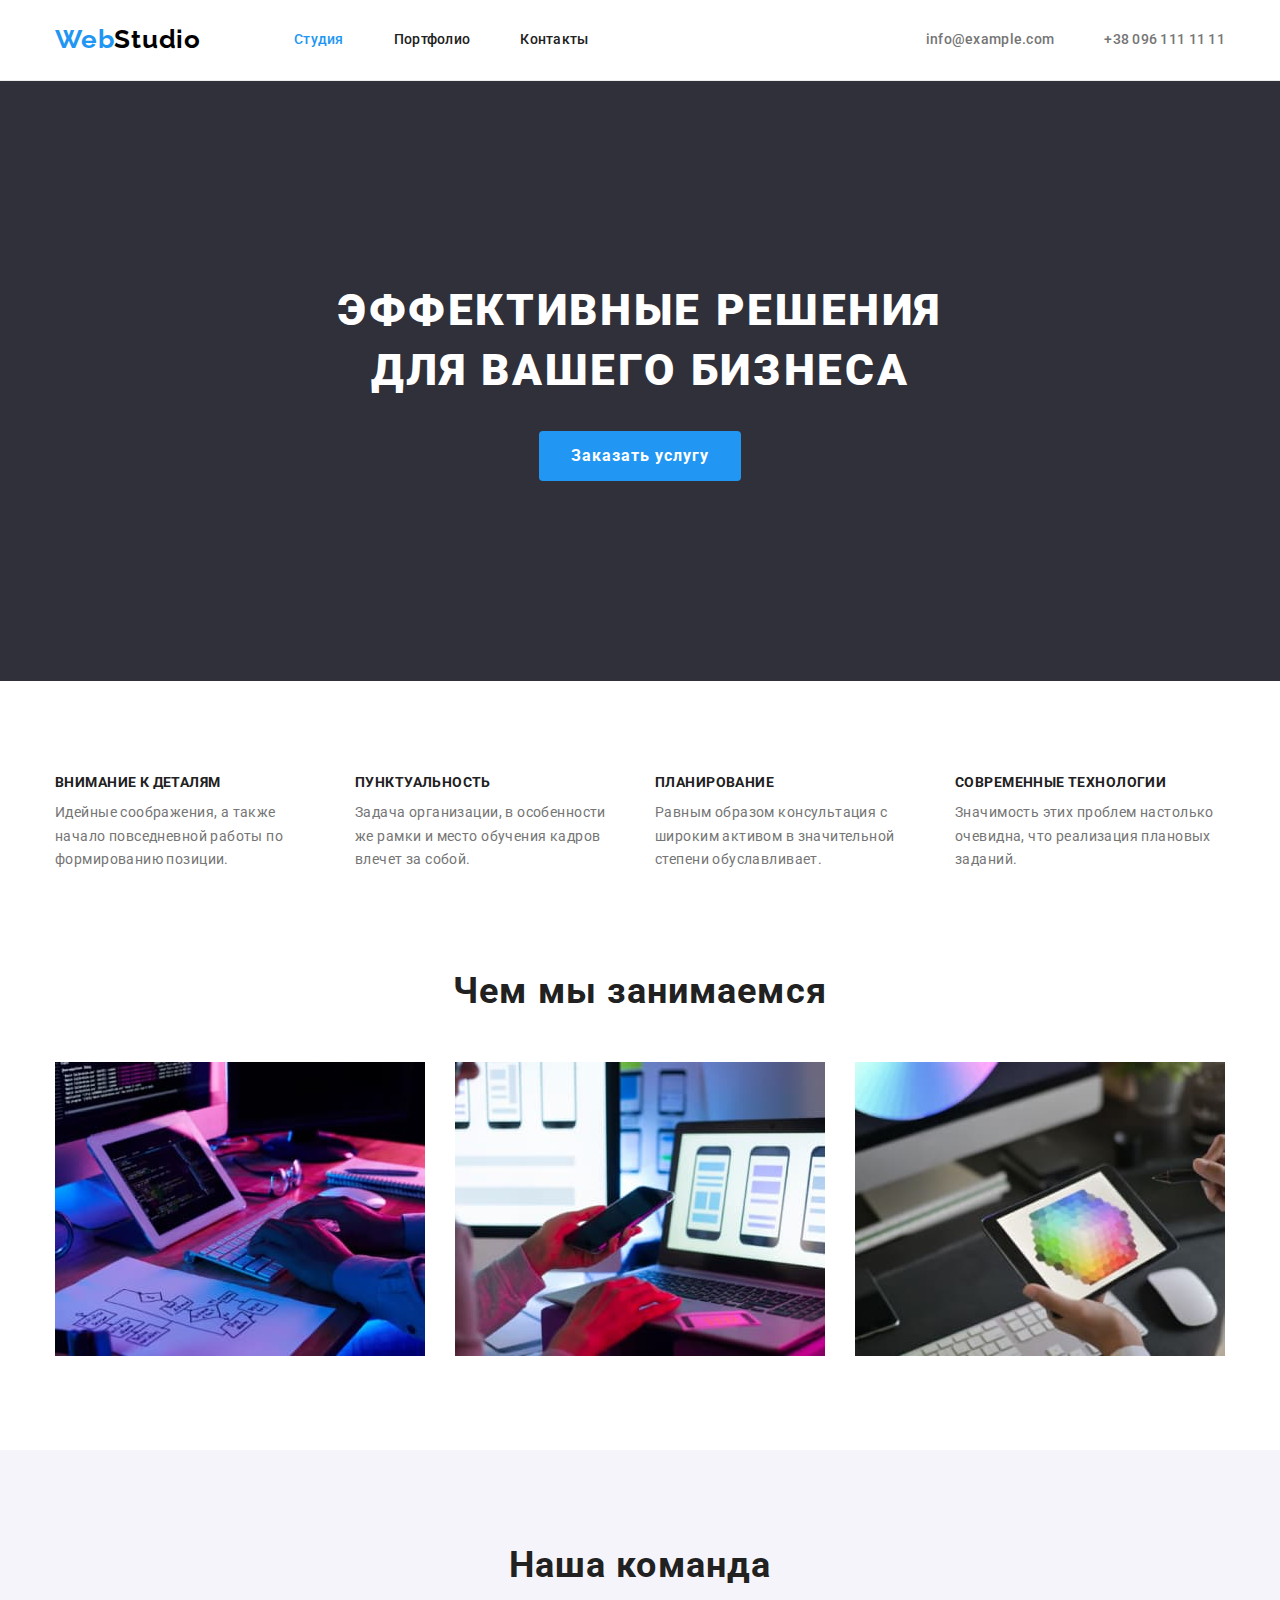
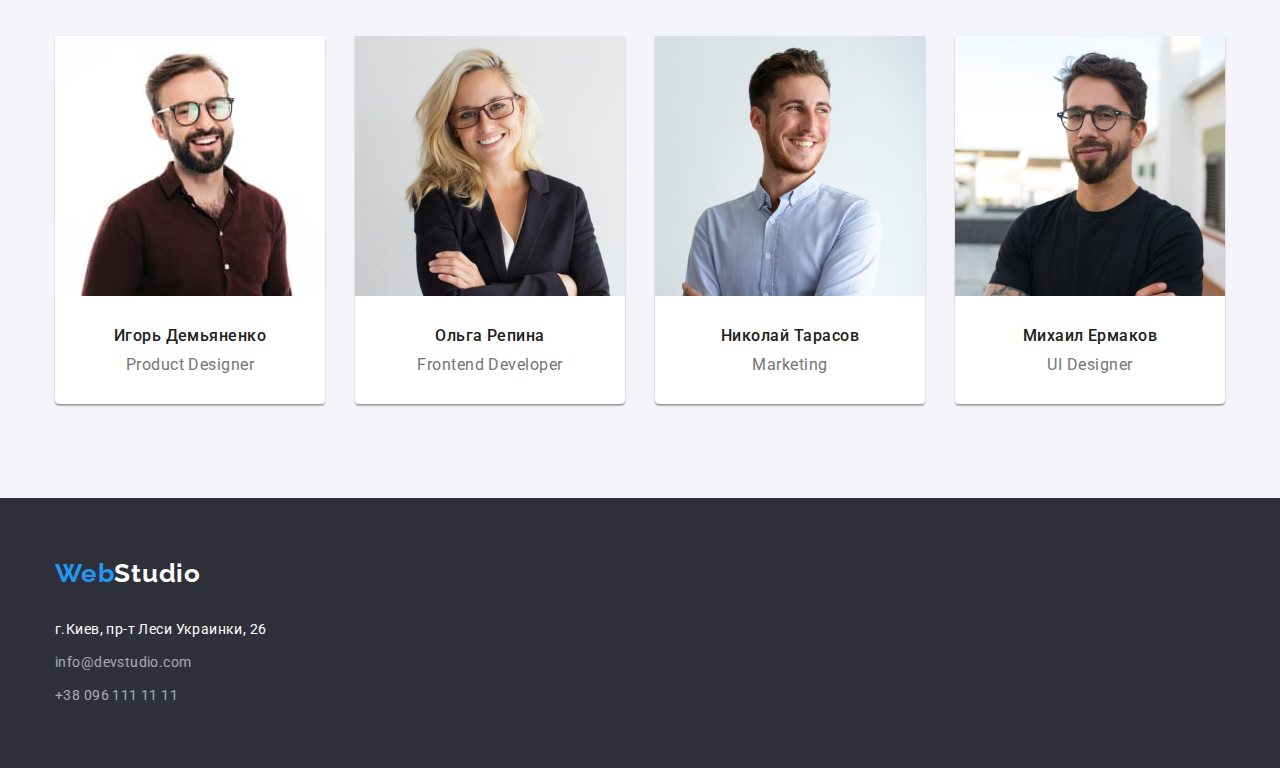
<file: index.html>
<!DOCTYPE html>
<html lang="ru">
  <head>
    <meta charset="UTF-8" />
    <meta http-equiv="X-UA-Compatible" content="IE=edge" />
    <meta name="viewport" content="width=device-width, initial-scale=1.0" />
    <title>WebStudio</title>
    <link
      rel="stylesheet"
      href="https://cdnjs.cloudflare.com/ajax/libs/modern-normalize/1.1.0/modern-normalize.min.css"
    />
    <link rel="preconnect" href="https://fonts.googleapis.com" />
    <link rel="preconnect" href="https://fonts.gstatic.com" crossorigin />
    <link
      href="https://fonts.googleapis.com/css2?family=Raleway:wght@700&family=Roboto:wght@400;500;700;900&display=swap"
      rel="stylesheet"
    />
    <link rel="stylesheet" href="./css/styles.css" />
  </head>

  <body>
    <!-- Шапка сайта -->
    <header class="page-header">
      <div class="container">
        <nav class="main-nav">
          <a href="" lang="en" class="logo link"
            ><span class="logo-text">Web</span>Studio</a
          >
          <ul class="site-nav list">
            <li class="header-item">
              <a class="main-nav-link current link" href="">Студия</a>
            </li>
            <li class="header-item">
              <a class="main-nav-link link" href="./portfolio.html"
                >Портфолио</a
              >
            </li>
            <li class="header-item">
              <a class="main-nav-link link" href="">Контакты</a>
            </li>
          </ul>
        </nav>

        <ul class="site-nav-contacts list">
          <li class="site-nav-link">
            <a class="link-contacts link " href="mailto:info@example.com"
              >info@example.com</a
            >
          </li>
          <li>
            <a class="link-contacts link" href="tel:+380961111111"
              >+38 096 111 11 11</a
            >
          </li>
        </ul>
      </div>
    </header>

    <main>
      <!-- Герой -->
      <section class="box">
        <div class="container">
          <h1 class="box-title">Эффективные решения для вашего бизнеса</h1>
          <button type="button" class="box-title-btn">Заказать услугу</button>
        </div>
      </section>

      <!-- Особенности -->
      <section class="about section">
        <div class="container">
          <h2 class="visually-hidden">Особенности</h2>
          <ul class="about-list list">
            <li class="about-item">
              <h3 class="about-title features">Внимание к деталям</h3>
              <p class="about-text">
                Идейные соображения, а также начало повседневной работы по
                формированию позиции.
              </p>
            </li>

            <li class="about-item">
              <h3 class="about-title">Пунктуальность</h3>
              <p class="about-text">
                Задача организации, в особенности же рамки и место обучения
                кадров влечет за собой.
              </p>
            </li>
            <li class="about-item">
              <h3 class="about-title">Планирование</h3>
              <p class="about-text">
                Равным образом консультация с широким активом в значительной
                степени обуславливает.
              </p>
            </li>
            <li class="about-item">
              <h3 class="about-title">Современные технологии</h3>
              <p class="about-text desc">
                Значимость этих проблем настолько очевидна, что реализация
                плановых заданий.
              </p>
            </li>
          </ul>
        </div>
      </section>

      <!-- Чем мы занимаемся -->
      <section class="works section">
        <div class="container">
          <h2 class="works-title features">Чем мы занимаемся</h2>
          <ul class="works-list list">
            <li class="works-img">
              <img src="./images/box1.jpg" alt="наша специфика" width="370" />
            </li>

            <li class="works-img">
              <img src="./images/box2.jpg" alt="наша специфика" width="370" />
            </li>
            <li class="works-img">
              <img src="./images/box3.jpg" alt="наша специфика" width="370" />
            </li>
          </ul>
        </div>
      </section>

      <!-- Наша команда -->
      <section class="masters section features-section">
        <div class="container">
          <h2 class="masters-title">Наша команда</h2>

          <ul class="masters-list list">
            <li class="masters-item">
              <img src="./images/img4.jpg" alt="Фото сотрудника" width="270" />
              <div class="masters-item-content">
                <h3 class="masters-item-title">Игорь Демьяненко</h3>
                <p class="masters-item-text" lang="en">Product Designer</p>
              </div>
            </li>

            <li class="masters-item">
              <img src="./images/img1.jpg" alt="Фото сотрудника" width="270" />
              <div class="masters-item-content">
                <h3 class="masters-item-title">Ольга Репина</h3>
                <p class="masters-item-text" lang="en">Frontend Developer</p>
              </div>
            </li>

            <li class="masters-item">
              <img src="./images/img2.jpg" alt="Фото сотрудника" width="270" />
              <div class="masters-item-content">
                <h3 class="masters-item-title">Николай Тарасов</h3>
                <p class="masters-item-text" lang="en">Marketing</p>
              </div>
            </li>

            <li class="masters-item">
              <img src="./images/img3.jpg" alt="Фото сотрудника" width="270" />
              <div class="masters-item-content">
                <h3 class="masters-item-title">Михаил Ермаков</h3>
                <p class="masters-item-text desc" lang="en">UI Designer</p>
              </div>
            </li>
          </ul>
        </div>
      </section>
    </main>
    <!-- Футер -->
    <footer class="footer">
      <div class="container">
        <a class="footer-logo link" href="" lang="en"
          ><span class="footer-logo-text">Web</span>Studio</a
        >

        <address>
          <ul class="footer-list list">
            <li class="footer-item">
              <a
                class="footer-link link"
                href=""
                target="_blank"
                rel="noreferrer noopener nofollow"
                >г.Киев, пр-т Леси Украинки, 26</a
              >
            </li>
            <li class="footer-item">
              <a
                class="footer-link-contacts link"
                href="mailto:info@devstudio.com"
                >info@devstudio.com</a
              >
            </li>
            <li class="footer-item">
              <a class="footer-link-contacts link" href="tel:+380961111111"
                >+38 096 111 11 11</a
              >
            </li>
          </ul>
        </address>
      </div>
    </footer>
  </body>
</html>
</file>
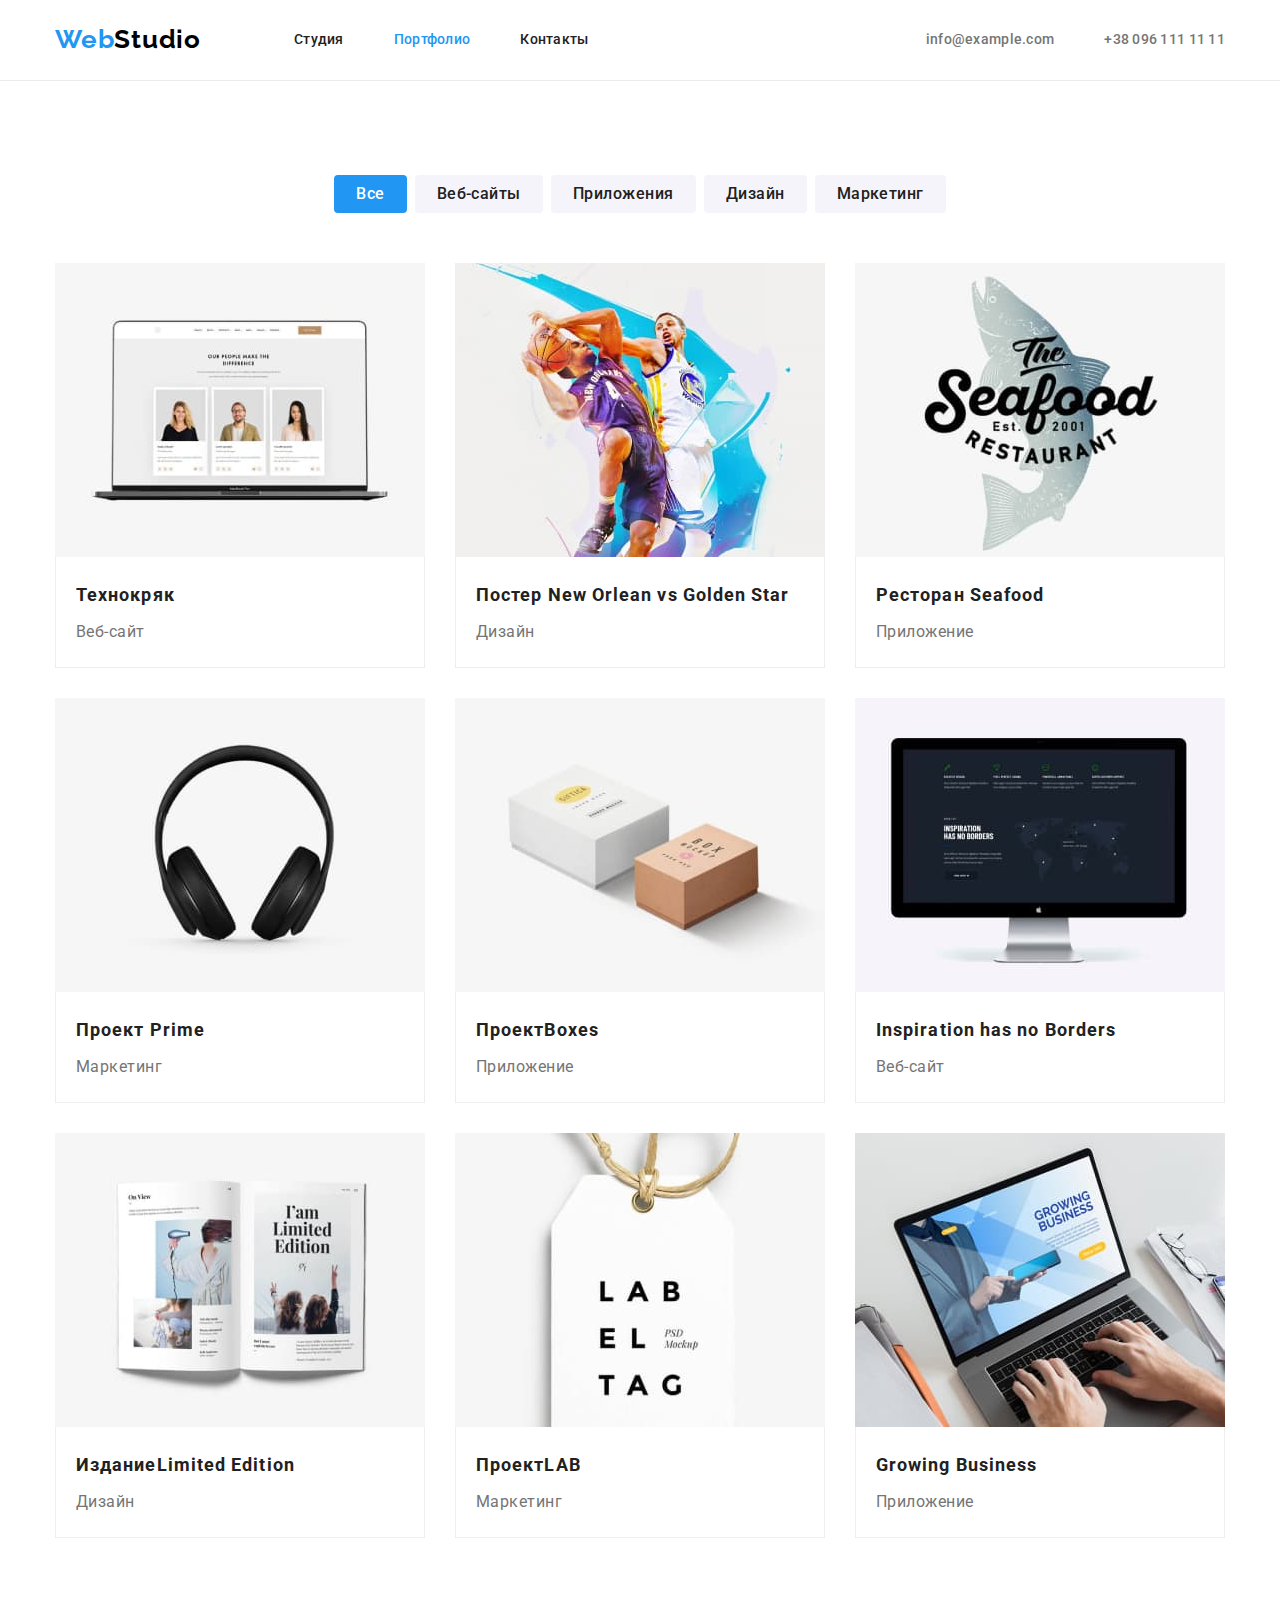
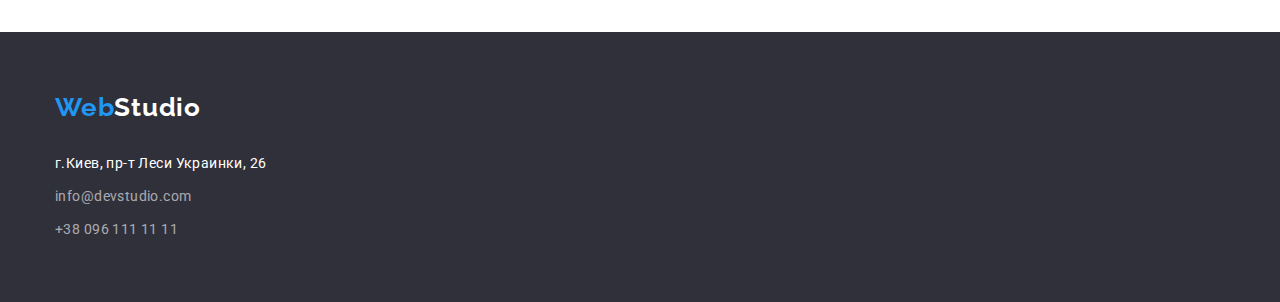
<file: portfolio.html>
<!DOCTYPE html>
<html lang="ru">
  <head>
    <meta charset="UTF-8" />
    <meta http-equiv="X-UA-Compatible" content="IE=edge" />
    <meta name="viewport" content="width=device-width, initial-scale=1.0" />
    <title>WebStudio</title>
    <link
      rel="stylesheet"
      href="https://cdnjs.cloudflare.com/ajax/libs/modern-normalize/1.1.0/modern-normalize.min.css"
    />
    <link rel="preconnect" href="https://fonts.googleapis.com" />
    <link rel="preconnect" href="https://fonts.gstatic.com" crossorigin />
    <link
      href="https://fonts.googleapis.com/css2?family=Raleway:wght@700&family=Roboto:wght@400;500;700;900&display=swap"
      rel="stylesheet"
    />
    <link rel="stylesheet" href="./css/styles.css" />
  </head>
  <body>
    <!-- Шапка сайта -->
    <header class="page-header">
      <div class="container">
        <nav class="main-nav">
          <a href="" lang="en" class="logo link"
            ><span class="logo-text">Web</span>Studio</a
          >
          <ul class="site-nav list">
            <li class="header-item">
              <a class="main-nav-link link" href="./index.html">Студия</a>
            </li>
            <li class="header-item">
              <a class="main-nav-link current link" href="./portfolio.html"
                >Портфолио</a
              >
            </li>
            <li class="header-item">
              <a class="main-nav-link link" href="">Контакты</a>
            </li>
          </ul>
        </nav>

        <ul class="site-nav-contacts list">
          <li class="site-nav-link">
            <a class="link-contacts link" href="mailto:info@example.com"
              >info@example.com</a
            >
          </li>
          <li>
            <a class="link-contacts link" href="tel:+380961111111"
              >+38 096 111 11 11</a
            >
          </li>
        </ul>
      </div>
    </header>

    <main>
      <!-- фильтр -->
      <section class="portfolio section">
        <div class="container">
          <h1 class="visually-hidden">Наши работы</h1>

          <ul class="portfolio-list list">
            <li class="portfolio-item">
              <button type="button" class="portfolio-title-btn acccent">
                Все
              </button>
            </li>
            <li class="portfolio-item">
              <button type="button" class="portfolio-title-btn">
                Веб-сайты
              </button>
            </li>
            <li class="portfolio-item">
              <button type="button" class="portfolio-title-btn">
                Приложения
              </button>
            </li>
            <li class="portfolio-item">
              <button type="button" class="portfolio-title-btn">Дизайн</button>
            </li>
            <li class="portfolio-item">
              <button type="button" class="portfolio-title-btn">
                Маркетинг
              </button>
            </li>
          </ul>

          <!-- портфолио -->

          <ul class="portfolio-examples-list list">
            <li class="portfolio-examples-item">
              <article class="card">
                <div class="card-thumb">
                  <img src="./images/techno.jpg" alt="Технокряк" width="370" />
                </div>
                <div class="card-content">
                  <h2 class="portfolio-examples-title">Технокряк</h2>
                  <p class="portfolio-examples-text">Веб-сайт</p>
                </div>
              </article>
            </li>
            <li class="portfolio-examples-item">
              <article class="card">
                <div class="card-thumb">
                  <img src="./images/poster.jpg" alt="Постер" width="370" />
                </div>
                <div class="card-content">
                  <h2 class="portfolio-examples-title">
                    Постер<span lang="en"> New Orlean vs Golden Star</span>
                  </h2>
                  <p class="portfolio-examples-text">Дизайн</p>
                </div>
              </article>
            </li>
            <li class="portfolio-examples-item">
              <article class="card">
                <div class="card-thumb">
                  <img src="./images/restoran.jpg" alt="Ресторан" width="370" />
                </div>
                <div class="card-content">
                  <h2 class="portfolio-examples-title">
                    Ресторан <span lang="en">Seafood</span>
                  </h2>
                  <p class="portfolio-examples-text">Приложение</p>
                </div>
              </article>
            </li>
            <li class="portfolio-examples-item">
              <article class="card">
                <div class="card-thumb">
                  <img src="./images/prime.jpg" alt="Прайм" width="370" />
                </div>
                <div class="card-content">
                  <h2 class="portfolio-examples-title">
                    Проект <span lang="en">Prime</span>
                  </h2>
                  <p class="portfolio-examples-text">Маркетинг</p>
                </div>
              </article>
            </li>
            <li class="portfolio-examples-item">
              <article class="card">
                <div class="card-thumb">
                  <img src="./images/boxes.jpg" alt="Бокс" width="370" />
                </div>
                <div class="card-content">
                  <h2 class="portfolio-examples-title">
                    Проект<span lang="en">Boxes</span>
                  </h2>
                  <p class="portfolio-examples-text">Приложение</p>
                </div>
              </article>
            </li>
            <li class="portfolio-examples-item">
              <article class="card">
                <div class="card-thumb">
                  <img
                    src="./images/inspiration.jpg"
                    alt="Инспирация"
                    width="370"
                  />
                </div>
                <div class="card-content">
                  <h2 class="portfolio-examples-title" lang="en">
                    Inspiration has no Borders
                  </h2>
                  <p class="portfolio-examples-text">Веб-сайт</p>
                </div>
              </article>
            </li>
            <li class="portfolio-examples-item">
              <article class="card">
                <div class="card-thumb">
                  <img src="./images/limited.jpg" alt="Лимитед" width="370" />
                </div>
                <div class="card-content">
                  <h2 class="portfolio-examples-title">
                    Издание<span lang="en">Limited Edition</span>
                  </h2>
                  <p class="portfolio-examples-text">Дизайн</p>
                </div>
              </article>
            </li>
            <li class="portfolio-examples-item">
              <article class="card">
                <div class="card-thumb">
                  <img src="./images/lab.jpg" alt="Лаб" width="370" />
                </div>
                <div class="card-content">
                  <h2 class="portfolio-examples-title">
                    Проект<span lang="en">LAB</span>
                  </h2>
                  <p class="portfolio-examples-text">Маркетинг</p>
                </div>
              </article>
            </li>
            <li class="portfolio-examples-item">
              <article class="card">
                <div class="card-thumb">
                  <img src="./images/growing.jpg" alt="Бизнес" width="370" />
                </div>
                <div class="card-content">
                  <h2 class="portfolio-examples-title" lang="en">
                    Growing Business
                  </h2>
                  <p class="portfolio-examples-text">Приложение</p>
                </div>
              </article>
            </li>
          </ul>
        </div>
      </section>
    </main>
    <!-- Футер -->
    <footer class="footer">
      <div class="container">
        <a class="footer-logo link" href="" lang="en"
          ><span class="footer-logo-text">Web</span>Studio</a
        >

        <address>
          <ul class="footer-list list">
            <li class="footer-item">
              <a
                class="footer-link link"
                href=""
                target="_blank"
                rel="noreferrer noopener nofollow"
                >г.Киев, пр-т Леси Украинки, 26</a
              >
            </li>
            <li class="footer-item">
              <a
                class="footer-link-contacts link"
                href="mailto:info@devstudio.com"
                >info@devstudio.com</a
              >
            </li>
            <li class="footer-item">
              <a class="footer-link-contacts link" href="tel:+380961111111"
                >+38 096 111 11 11</a
              >
            </li>
          </ul>
        </address>
      </div>
    </footer>
  </body>
</html>
</file>
<file: css/styles.css>
/* цвет основного текста #757575 */
/* цвет хедера и футера #2F303A */
/* цвет при фокусе #2196F3 */
/* цвет заголовков #212121 */
/* цвет текста в герое #FFFFFF */
*,
*::after,
*::befor {
  box-sizing: border-box;
}
.visually-hidden {
  position: absolute;
  width: 1px;
  height: 1px;
  margin: -1px;
  padding: 0;
  overflow: hidden;
  border: 0;
  clip: rect(0 0 0 0);
}
:root {
  --main-title-color: #757575;
  --second-title-color: #212121;
  --accent-color: #2196f3;
  --color-header: #2f303a;
  --text-hero: #ffffff;
  --card-set-gap: 30px;
}

body {
  font-family: 'Roboto', sans-serif;
  font-size: 14px;
  line-height: 1.14;
  color: var(--main-title-color);
}
h1,
h2,
h3,
h4,
h5,
h6,
p {
  margin-bottom: 0;
  margin-top: 0;
}
ul {
  margin-top: 0;
  margin-bottom: 0;
  padding-left: 0;
}
img {
  display: block;
  min-width: 100%;
  height: auto;
}

.list {
  padding: 0;
  margin: 0;

  list-style: none;
}
.link {
  text-decoration: none;
}
.container {
  margin: 0 auto;
  width: 1200px;
  padding-left: 15px;
  padding-right: 15px;
}

/*-------- site-nav-header---------- */
.page-header{
  border-bottom: 1px solid #ececec;
}
.page-header .container {
  display: flex;
  align-items: center;
}
.main-nav {
  align-items: center;
}

.site-nav,
.site-nav-contacts,
.main-nav {
  display: flex;
}
.logo {
  font-family: Raleway;
  font-weight: bold;
  font-size: 26px;
  line-height: 1.19;
  letter-spacing: 0.03em;
  color: #000000;
  margin-right: 93px;
  display: inline-block;
  padding-top: 24px;
  padding-bottom: 25px;
}

.logo-text {
  color: var(--accent-color);
}
.main-nav-link {
  display: inline-block;
  font-weight: 500;
  letter-spacing: 0.02em;
  color: var(--second-title-color);
  padding-top: 32px;
  padding-bottom: 32px;
}
.main-nav-link:active {
  color: var(--accent-color);
}
.main-nav-link:hover,
.main-nav-link:focus {
  color: var(--accent-color);
}
.current {
  color: var(--accent-color);
}

.header-item:not(:last-child) {
  margin-right: 50px;
}
.site-nav-contacts {
  margin-left: auto;
  display: inline-block;
  display: flex;
  align-items: center;
}

.site-nav-link{
  margin-right: 50px;

}

.link-contacts {
  display: inline-block;
  font-weight: 500;
  letter-spacing: 0.02em;
  color: var(--main-title-color);

  padding-top: 32px;
  padding-bottom: 32px;
}

/* ----------HERO---------------------- */
.box {
  background-color: var(--color-header);
  color: var(--text-hero);
  text-align: center;
  padding: 200px 0;
}

.box-title {
  margin: auto;

  font-weight: 900;
  font-size: 44px;
  line-height: 1.36;
  text-transform: uppercase;
  letter-spacing: 0.06em;
  color: var(--text-hero);
  max-width: 696px;
}

.box-title-btn {
  display: inline-block;
  margin-top: 30px;

  font-weight: bold;
  font-size: 16px;
  line-height: 1.87;
  align-items: center;
  text-align: center;
  letter-spacing: 0.06em;
  color: var(--text-hero);
  background-color: var(--accent-color);
  cursor: pointer;
  border-radius: 4px;
  min-width: 200px;
  height: 50px;
  padding: 10px 32px;
  border: none;
}
/* --------------ABOUT---------------- */

.about{
  padding-top: 94px;
  padding-bottom: 94px;

}

.about-list {
  display: flex;
}
.about-item:not(:last-child) {
  margin-right: 30px;
}

.about-title {
  font-size: 14px;
  font-weight: bold;
  letter-spacing: 0.03em;
  color: var(--second-title-color);
  margin-bottom: 10px;
  text-transform: uppercase;
}
.about-item {
  width: 270px;
  height: 101px;
}
.features {
  margin-top: 0;
}
.about-text {
  line-height: 1.71;
  letter-spacing: 0.03em;
}
.desc {
  margin-bottom: 0;
}
/* --------WORKS--------------------- */
.works{
  padding-bottom: 94px;
}

.works-list {
  display: flex;
}
.works-img:not(:last-child) {
  margin-right: 30px;
}
.works-title {
  font-weight: bold;
  font-size: 36px;
  line-height: 1.17;
  text-align: center;
  letter-spacing: 0.03em;
  color: var(--second-title-color);
  margin-bottom: 50px;
}
/* ---------MASTERS----------------- */
.masters {
  background-color: #f5f4fa;
  padding-top: 94px;
  padding-bottom: 94px;

}
.masters-list {
  display: flex;
  flex-wrap: wrap;
  margin-left: calc(-1 * var(--card-set-gap));
  margin-top: calc(-1 * var(--card-set-gap));
}

.masters-item {
  flex-basis: calc(100% / 4 - var(--card-set-gap));
  margin-left: var(--card-set-gap);
  margin-top: var(--card-set-gap);
  background: #ffffff;
  box-shadow: 0px 1px 3px rgba(0, 0, 0, 0.12), 0px 1px 1px rgba(0, 0, 0, 0.14),
    0px 2px 1px rgba(0, 0, 0, 0.2);
  border-radius: 0px 0px 4px 4px;
}
.masters-item-content {
  padding-top: 30px;
padding-bottom: 30px;
}
.masters-title {
  font-weight: bold;
  font-size: 36px;
  line-height: 1.17;
  text-align: center;
  letter-spacing: 0.03em;
  color: var(--second-title-color);
  margin-bottom: 50px;
  
}
.masters-item-title {
  font-weight: 500;
  font-size: 16px;
  line-height: 1.19;
  text-align: center;
  letter-spacing: 0.03em;
  color: var(--second-title-color);
}
.masters-item-text {
  font-size: 16px;
  line-height: 1.19;
  text-align: center;
  letter-spacing: 0.03em;
  margin-top: 10px;
  
}

/* --------FOOTER--------------- */
.footer {
  background-color: var(--color-header);
  padding-top: 60px;
  padding-bottom: 60px;
}
.footer-item{
  margin-top: 9px;

}

.footer-logo {
  font-family: Raleway;
  font-weight: bold;
  font-size: 26px;
  line-height: 1.19;
  letter-spacing: 0.03em;
  color: var(--text-hero);
  display: inline-block;
 margin-bottom: 20px;
}

.footer-logo-text {
  font-family: Raleway;
  font-weight: bold;
  font-size: 26px;
  line-height: 1.19;
  letter-spacing: 0.03em;
  color: var(--accent-color);
}
.footer-link {
  line-height: 1.71;
  letter-spacing: 0.03em;
  color: var(--text-hero);
  font-family: Roboto;
  font-style: normal;
  font-weight: normal;
  font-size: 14px;
}
.footer-link-contacts {
  line-height: 1.71;
  letter-spacing: 0.03em;
  color: rgba(255, 255, 255, 0.6);
  font-family: Roboto;
  font-style: normal;
  font-weight: normal;
  font-size: 14px;
  display: inline-block;
  
}
.footer-link:hover,
.footer-link:focus,
.footer-link-contacts:hover,
.footer-link-contacts:focus,
.footer-logo:hover,
.footer-logo:focus,
.link-contacts:hover,
.link-contacts:focus,
.logo:hover,
.logo:focus {
  color: var(--accent-color);
}

/* ------ PORTFOLIO СТРАНИЦА 2----- */
.portfolio{
  padding-top: 94px;
  padding-bottom: 94px;
}

.portfolio-list {
  display: flex;
  justify-content: center;
  margin-bottom: 50px;
}
.portfolio-item {
  text-align: center;
}
.portfolio-item:not(:last-child) {
  margin-right: 8px;
}

.portfolio-title-btn {
  cursor: pointer;
  font-weight: 500;
  font-size: 16px;
  line-height: 1.6;
  border: none;
  text-align: center;
  letter-spacing: 0.03em;
  color: var(--second-title-color);
  background-color: #f5f4fa;
  border-radius: 4px;
  padding: 6px 22px;
}
.portfolio-title-btn:hover,
.portfolio-title-btn:focus {
  background-color: var(--accent-color);
  color: var(--text-hero);
}
.acccent {
  background-color: var(--accent-color);
  color: var(--text-hero);
}

/* -------work-examples ---------*/

.card {
   box-sizing: border-box;
}
.card-content {
  padding: 20px;
  border-bottom: 1px solid #eeeeee;
  border-left: 1px solid #eeeeee;
  border-right: 1px solid #eeeeee;
  background: #ffffff;
  box-sizing: border-box;
}
.portfolio-examples-title {
  font-weight: bold;
  font-size: 18px;
  line-height: 2;
  letter-spacing: 0.06em;
  color: var(--second-title-color);
}
.portfolio-examples-text {
  font-size: 16px;
  line-height: 1.88;
  letter-spacing: 0.03em;
  color: var(--main-title-color);
  margin-top: 4px;
}
.portfolio-examples-list {
  margin: 0;
  list-style: none;

  display: flex;
  flex-wrap: wrap;
  margin-left: calc(-1 * var(--card-set-gap));
  margin-top: calc(-1 * var(--card-set-gap));
}

.portfolio-examples-item {
  flex-basis: calc(100% / 3 - var(--card-set-gap));
  margin-left: var(--card-set-gap);
  margin-top: var(--card-set-gap);
}
</file>
